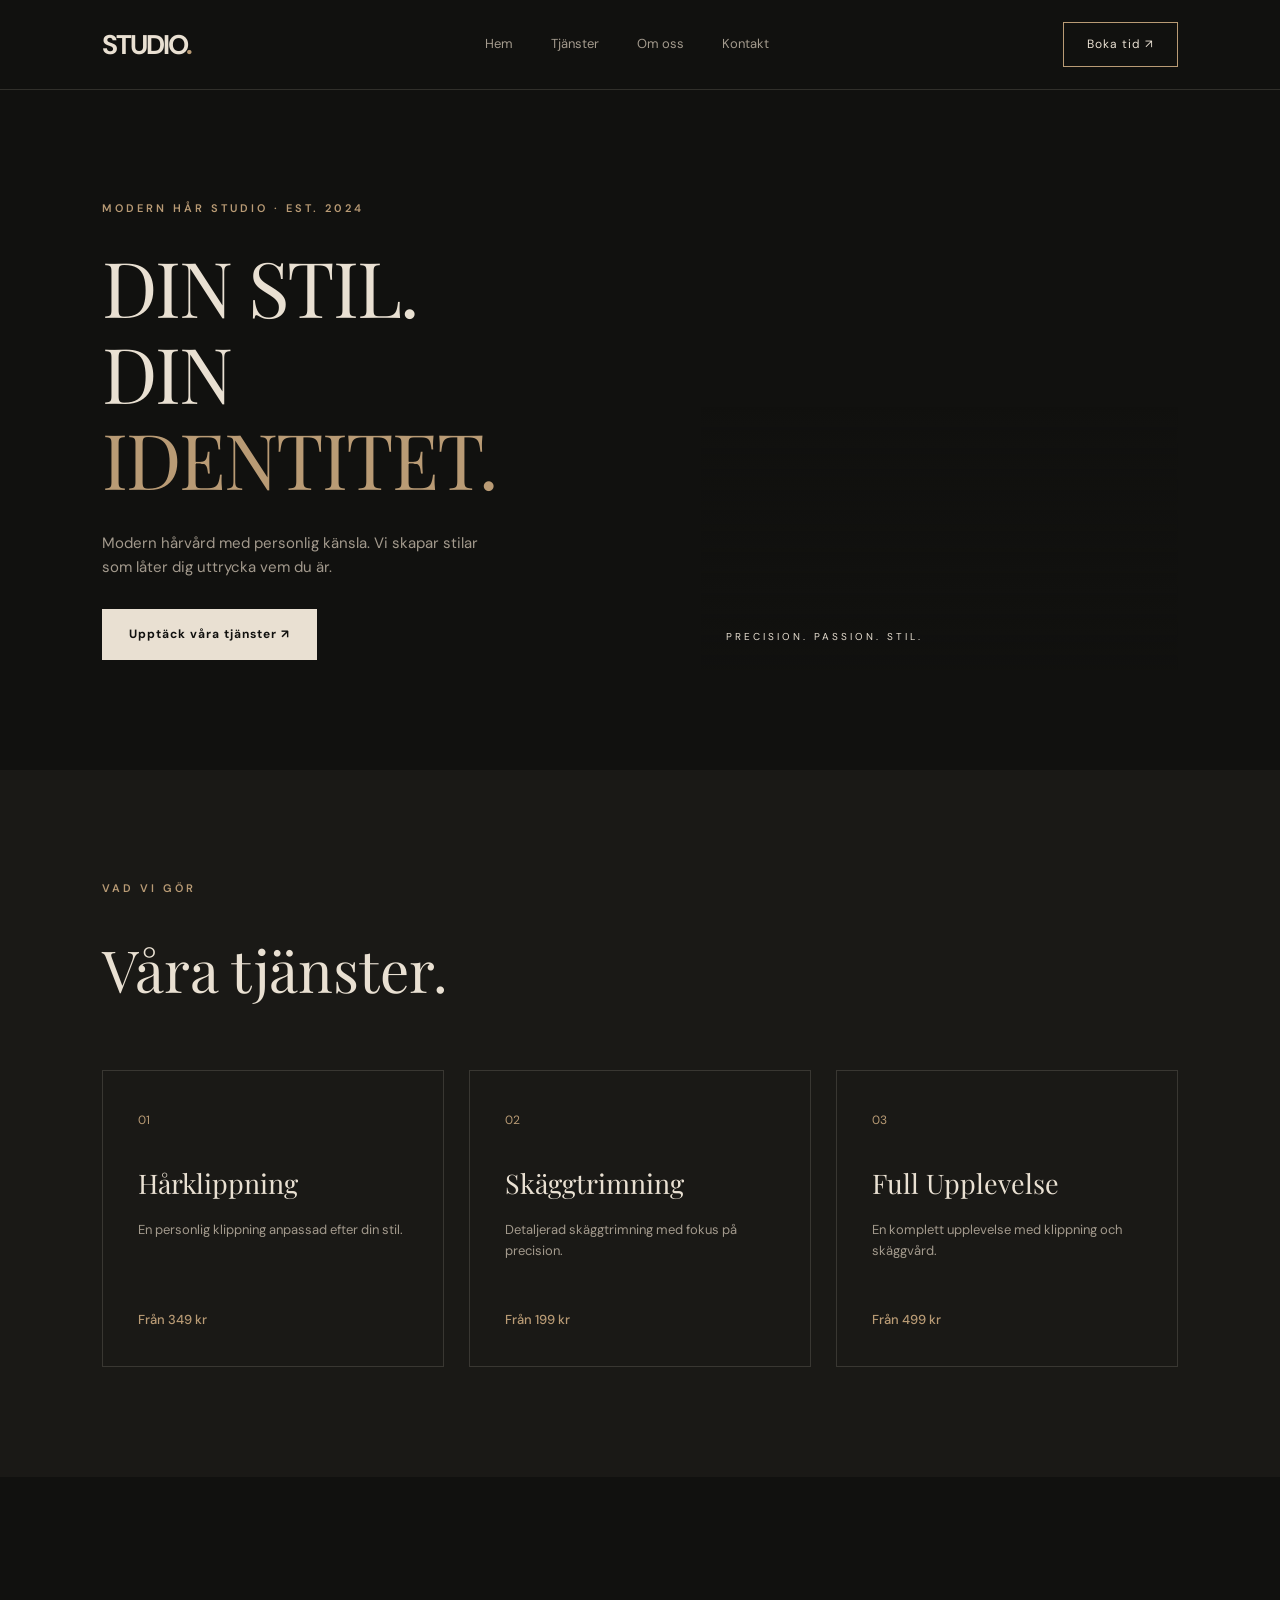
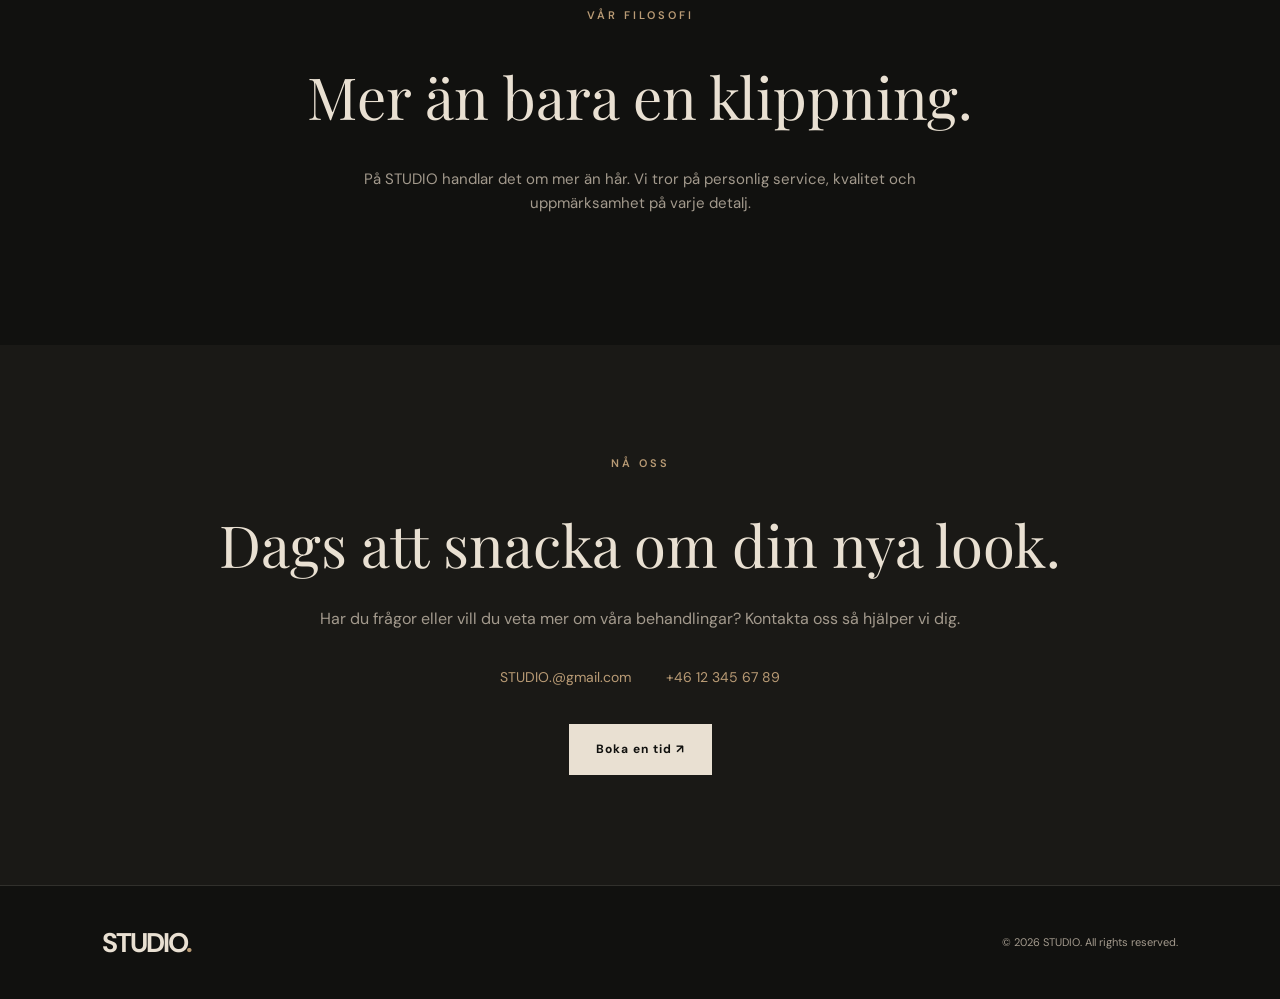
<file: index.html>
<!DOCTYPE html>
<html lang="sv">
<head>
    <meta charset="UTF-8">
    <meta name="viewport" content="width=device-width, initial-scale=1.0">
    <meta name="description" content="STUDIO – Modern hårvård med personlig känsla.">
    <title>STUDIO. | Modern Hår Studio</title>

    <link rel="stylesheet" href="style.css">
</head>

<body>

    <header class="header">
        <a href="#home" class="logo">STUDIO<span>.</span></a>

        <nav class="navigation">
            <a href="#home">Hem</a>
            <a href="#services">Tjänster</a>
            <a href="#about">Om oss</a>
            <a href="#contact">Kontakt</a>
        </nav>

        <a href="booking.html" class="header-button">
    Boka tid ↗
</a>
    </header>

    <main>

        <section class="hero" id="home">
            <div class="hero-content">
                <p class="eyebrow">MODERN HÅR STUDIO · EST. 2024</p>

                <h1>
                    DIN STIL.<br>
                    DIN <span>IDENTITET.</span>
                </h1>

                <p class="hero-description">
                    Modern hårvård med personlig känsla.
                    Vi skapar stilar som låter dig uttrycka vem du är.
                </p>

                <a href="#services" class="primary-button">
                    Upptäck våra tjänster ↗
                </a>
            </div>

            <div class="hero-image">
                <div class="image-overlay">
                    <p>PRECISION. PASSION. STIL.</p>
                </div>
            </div>
        </section>

        <section class="services" id="services">
            <p class="eyebrow">VAD VI GÖR</p>
            <h2>Våra tjänster.</h2>

            <div class="service-grid">
                <article class="service-card">
                    <span>01</span>
                    <h3>Hårklippning</h3>
                    <p>En personlig klippning anpassad efter din stil.</p>
                    <strong>Från 349 kr</strong>
                </article>

                <article class="service-card">
                    <span>02</span>
                    <h3>Skäggtrimning</h3>
                    <p>Detaljerad skäggtrimning med fokus på precision.</p>
                    <strong>Från 199 kr</strong>
                </article>

                <article class="service-card">
                    <span>03</span>
                    <h3>Full Upplevelse</h3>
                    <p>En komplett upplevelse med klippning och skäggvård.</p>
                    <strong>Från 499 kr</strong>
                </article>
            </div>
        </section>

        <section class="about" id="about">
            <p class="eyebrow">VÅR FILOSOFI</p>
            <h2>Mer än bara en klippning.</h2>
            <p>
                På STUDIO handlar det om mer än hår.
                Vi tror på personlig service, kvalitet
                och uppmärksamhet på varje detalj.
            </p>
        </section>

    <section class="contact" id="contact">

    <p class="eyebrow">NÅ OSS</p>

    <h2>Dags att snacka om din nya look.</h2>

    <p>
        Har du frågor eller vill du veta mer om våra behandlingar?
        Kontakta oss så hjälper vi dig.
    </p>

    <div class="contact-details">

        <a href="">
            STUDIO.@gmail.com
        </a>

        <a href="tel:+46700000000">
            +46 12 345 67 89
        </a>

    </div>

    <a href="booking.html" class="primary-button">
        Boka en tid ↗
    </a>

</section>

    </main>

    <footer>
        <a href="#home" class="logo">STUDIO<span>.</span></a>
        <p>© 2026 STUDIO. All rights reserved.</p>
    </footer>

    <script src="script.js"></script>

</body>
</html>
</file>
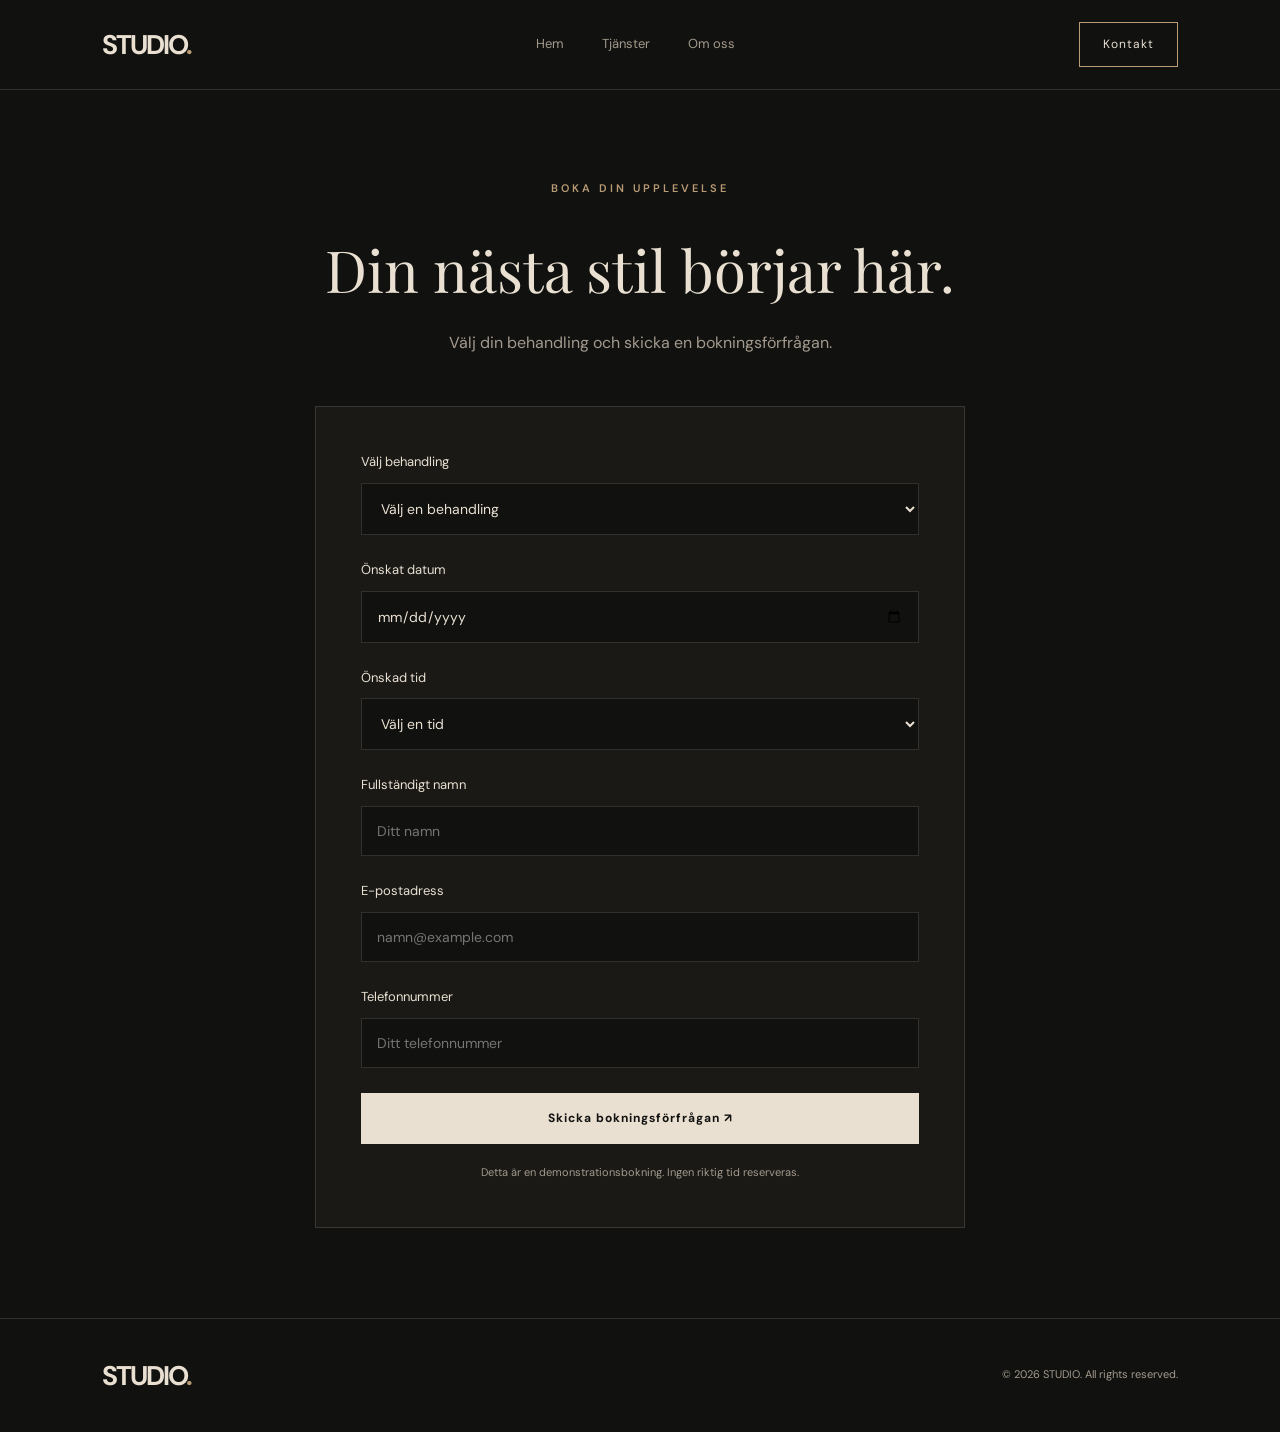
<file: booking.html>
<!DOCTYPE html>
<html lang="sv">

<head>
    <meta charset="UTF-8">
    <meta name="viewport" content="width=device-width, initial-scale=1.0">

    <title>Boka tid | STUDIO.</title>

    <link rel="stylesheet" href="style.css">
</head>

<body>

    <header class="header">
        <a href="index.html" class="logo">STUDIO<span>.</span></a>

        <nav class="navigation">
            <a href="index.html">Hem</a>
            <a href="index.html#services">Tjänster</a>
            <a href="index.html#about">Om oss</a>
        </nav>

        <a href="index.html#contact" class="header-button">
            Kontakt
        </a>
    </header>

    <main class="booking-page">

        <section class="booking-heading">
            <p class="eyebrow">BOKA DIN UPPLEVELSE</p>
            <h1>Din nästa stil börjar här.</h1>
            <p>Välj din behandling och skicka en bokningsförfrågan.</p>
        </section>

        <form id="booking-form" class="booking-form">

            <div class="form-group">
                <label for="service">Välj behandling</label>

                <select id="service" name="service" required>
                    <option value="">Välj en behandling</option>
                    <option value="Haircut">Klippning – 349 kr</option>
                    <option value="Beard Trim">Skäggtrimning – 199 kr</option>
                    <option value="Full Experience">Fullständig upplevelse – 499 kr</option>
                </select>
            </div>

            <div class="form-group">
                <label for="date">Önskat datum</label>
                <input type="date" id="date" name="date" required>
            </div>

            <div class="form-group">
                <label for="time">Önskad tid</label>

                <select id="time" name="time" required>
                    <option value="">Välj en tid</option>
                    <option value="09:00">09:00</option>
                    <option value="10:00">10:00</option>
                    <option value="11:00">11:00</option>
                    <option value="13:00">13:00</option>
                    <option value="14:00">14:00</option>
                    <option value="15:00">15:00</option>
                    <option value="16:00">16:00</option>
                </select>
            </div>

            <div class="form-group">
                <label for="name">Fullständigt namn</label>
                <input
                    type="text"
                    id="name"
                    name="name"
                    placeholder="Ditt namn"
                    autocomplete="name"
                    required
                >
            </div>

            <div class="form-group">
                <label for="email">E-postadress</label>
                <input
                    type="email"
                    id="email"
                    name="email"
                    placeholder="namn@example.com"
                    autocomplete="email"
                    required
                >
            </div>

            <div class="form-group">
                <label for="phone">Telefonnummer</label>
                <input
                    type="tel"
                    id="phone"
                    name="phone"
                    placeholder="Ditt telefonnummer"
                    autocomplete="tel"
                    required
                >
            </div>

            <button type="submit" class="primary-button booking-submit">
                Skicka bokningsförfrågan ↗
            </button>

            <p id="booking-message" role="status" aria-live="polite"></p>

            <p class="booking-note">
                Detta är en demonstrationsbokning.
                Ingen riktig tid reserveras.
            </p>

        </form>

    </main>

    <footer>
        <a href="index.html" class="logo">STUDIO<span>.</span></a>
        <p>© 2026 STUDIO. All rights reserved.</p>
    </footer>

    <script src="script.js"></script>

</body>
</html>
</file>
<file: style.css>
/* =========================
   STUDIO. - GLOBAL STYLES
========================= */

@import url('https://fonts.googleapis.com/css2?family=DM+Sans:wght@400;500;600;700&family=Playfair+Display:wght@400;500;600&display=swap');

:root {
    --background: #11110f;
    --surface: #1a1916;
    --cream: #e9e0d2;
    --muted: #a39a8d;
    --accent: #b99b75;
    --border: rgba(233, 224, 210, 0.15);
}

* {
    margin: 0;
    padding: 0;
    box-sizing: border-box;
    scroll-behavior: smooth;
}

body {
    background: var(--background);
    color: var(--cream);
    font-family: 'DM Sans', sans-serif;
    line-height: 1.6;
}

a {
    color: inherit;
    text-decoration: none;
}

button {
    font: inherit;
}

/* =========================
   HEADER
========================= */

.header {
    width: 100%;
    min-height: 90px;
    padding: 0 8%;
    display: flex;
    justify-content: space-between;
    align-items: center;
    border-bottom: 1px solid var(--border);
    position: relative;
    z-index: 10;
}

.logo {
    font-size: 27px;
    font-weight: 700;
    letter-spacing: -2px;
}

.logo span {
    color: var(--accent);
}

.navigation {
    display: flex;
    gap: 38px;
}

.navigation a {
    font-size: 13px;
    color: var(--muted);
    transition: color 0.3s ease;
}

.navigation a:hover {
    color: var(--cream);
}

.header-button {
    padding: 12px 23px;
    border: 1px solid var(--accent);
    font-size: 12px;
    letter-spacing: 1px;
    transition: 0.3s ease;
}

.header-button:hover {
    background: var(--accent);
    color: var(--background);
}

/* =========================
   HERO SECTION
========================= */

.hero {
    min-height: 680px;
    padding: 100px 8%;
    display: grid;
    grid-template-columns: 1fr 0.9fr;
    align-items: center;
    gap: 70px;
}

.hero-content {
    max-width: 600px;
}

.eyebrow {
    color: var(--accent);
    font-size: 11px;
    font-weight: 600;
    letter-spacing: 3px;
    margin-bottom: 25px;
}

.hero h1 {
    font-family: 'Playfair Display', serif;
    font-size: clamp(48px, 6vw, 82px);
    font-weight: 400;
    line-height: 1.12;
    letter-spacing: -2px;
}

.hero h1 span {
    color: var(--accent);
}

.hero-description {
    color: var(--muted);
    max-width: 390px;
    font-size: 15px;
    margin: 30px 0;
}

.primary-button {
    display: inline-block;
    padding: 16px 27px;
    background: var(--cream);
    color: var(--background);
    font-size: 12px;
    font-weight: 700;
    letter-spacing: 1px;
    transition: 0.3s ease;
}

.primary-button:hover {
    background: var(--accent);
    transform: translateY(-3px);
}

.hero-image {
    min-height: 480px;
    background:
        linear-gradient(
            to top,
            rgba(17, 17, 15, 0.75),
            transparent 55%
        ),
        url('https://images.unsplash.com/photo-1503951914875-452162b0f3f1?auto=format&fit=crop&w=1200&q=85');

    background-size: cover;
    background-position: center;
    position: relative;
}

.image-overlay {
    position: absolute;
    bottom: 25px;
    left: 25px;
}

.image-overlay p {
    font-size: 10px;
    letter-spacing: 3px;
}

/* =========================
   SERVICES
========================= */

.services {
    padding: 110px 8%;
    background: var(--surface);
}

.services h2,
.about h2,
.contact h2 {
    font-family: 'Playfair Display', serif;
    font-size: clamp(38px, 5vw, 58px);
    font-weight: 400;
    margin-bottom: 55px;
}

.service-grid {
    display: grid;
    grid-template-columns: repeat(3, 1fr);
    gap: 25px;
}

.service-card {
    padding: 35px;
    border: 1px solid var(--border);
    transition: 0.3s ease;
}

.service-card:hover {
    border-color: var(--accent);
    transform: translateY(-5px);
}

.service-card span {
    color: var(--accent);
    font-size: 12px;
}

.service-card h3 {
    font-family: 'Playfair Display', serif;
    font-size: 27px;
    font-weight: 400;
    margin: 30px 0 15px;
}

.service-card p {
    color: var(--muted);
    font-size: 13px;
    min-height: 65px;
}

.service-card strong {
    display: block;
    margin-top: 25px;
    font-size: 13px;
    font-weight: 500;
    color: var(--accent);
}

/* =========================
   ABOUT
========================= */

.about {
    padding: 130px 15%;
    text-align: center;
}

.about h2 {
    margin-bottom: 25px;
}

.about > p:last-child {
    max-width: 600px;
    margin: auto;
    color: var(--muted);
    font-size: 15px;
}

/* =========================
   CONTACT
========================= */

.contact {
    padding: 110px 8%;
    text-align: center;
    background: var(--surface);
}

.contact h2 {
    margin-bottom: 15px;
}

.contact > p:not(.eyebrow) {
    color: var(--muted);
    margin-bottom: 35px;
}

/* =========================
   FOOTER
========================= */

footer {
    padding: 35px 8%;
    display: flex;
    justify-content: space-between;
    align-items: center;
    border-top: 1px solid var(--border);
}

footer p {
    color: var(--muted);
    font-size: 11px;
}

/* =========================
   ANIMATIONS
========================= */

@media (prefers-reduced-motion: no-preference) {
    .hero-content {
        animation: fadeUp 0.9s ease both;
    }

    .hero-image {
        animation: fadeUp 1.1s ease both;
    }
}

@keyframes fadeUp {
    from {
        opacity: 0;
        transform: translateY(25px);
    }

    to {
        opacity: 1;
        transform: translateY(0);
    }
}

/* =========================
   RESPONSIVE DESIGN
========================= */

@media (max-width: 900px) {
    .hero {
        grid-template-columns: 1fr;
        padding-top: 80px;
        gap: 45px;
    }

    .hero-image {
        min-height: 400px;
    }

    .service-grid {
        grid-template-columns: 1fr;
    }

    .about {
        padding: 100px 8%;
    }
}

@media (max-width: 600px) {
    .header {
        padding: 20px 6%;
        flex-wrap: wrap;
        gap: 20px;
    }

    .navigation {
        order: 3;
        width: 100%;
        justify-content: space-between;
        gap: 10px;
    }

    .navigation a {
        font-size: 11px;
    }

    .header-button {
        padding: 9px 13px;
        font-size: 10px;
    }

    .hero {
        padding: 75px 6%;
        min-height: auto;
    }

    .hero h1 {
        font-size: 48px;
    }

    .hero-image {
        min-height: 350px;
    }

    .services {
        padding: 80px 6%;
    }

    .service-card {
        padding: 27px;
    }

    .about {
        padding: 85px 8%;
    }

    .contact {
        padding: 85px 6%;
    }

    footer {
        padding: 30px 6%;
        flex-direction: column;
        gap: 15px;
        text-align: center;
    }
}

/* =========================
   BOOKING PAGE
========================= */

.booking-page {
    min-height: 80vh;
    padding: 90px 8%;
}

.booking-heading {
    text-align: center;
    margin-bottom: 50px;
}

.booking-heading h1 {
    font-family: 'Playfair Display', serif;
    font-size: clamp(38px, 5vw, 58px);
    font-weight: 400;
    margin-bottom: 15px;
}

.booking-heading > p:last-child {
    color: var(--muted);
}

.booking-form {
    max-width: 650px;
    margin: 0 auto;
    padding: 45px;
    background: var(--surface);
    border: 1px solid var(--border);
}

.form-group {
    display: flex;
    flex-direction: column;
    margin-bottom: 25px;
    gap: 10px;
}

.form-group label {
    font-size: 13px;
    color: var(--cream);
}

.form-group input,
.form-group select {
    width: 100%;
    padding: 15px;
    background: var(--background);
    border: 1px solid var(--border);
    color: var(--cream);
    font-family: inherit;
    font-size: 14px;
    outline: none;
}

.form-group input:focus,
.form-group select:focus {
    border-color: var(--accent);
}

.form-group select option {
    background: var(--background);
}

.booking-submit {
    width: 100%;
    border: none;
    cursor: pointer;
}

.booking-note {
    text-align: center;
    color: var(--muted);
    font-size: 11px;
    margin-top: 20px;
}

#booking-message {
    margin-top: 20px;
    text-align: center;
    color: var(--accent);
    font-size: 13px;
}

@media (max-width: 600px) {
    .booking-page {
        padding: 65px 6%;
    }

    .booking-form {
        padding: 25px;
    }
 }

 /* =========================
   CONTACT DETAILS
========================= */

.contact-details {
    display: flex;
    justify-content: center;
    gap: 35px;
    flex-wrap: wrap;
    margin-bottom: 35px;
}

.contact-details a {
    color: var(--accent);
    font-size: 14px;
    transition: color 0.3s ease;
}

.contact-details a:hover {
    color: var(--cream);
}

@media (max-width: 600px) {
    .contact-details {
        flex-direction: column;
        gap: 15px;
    }
}
</file>
